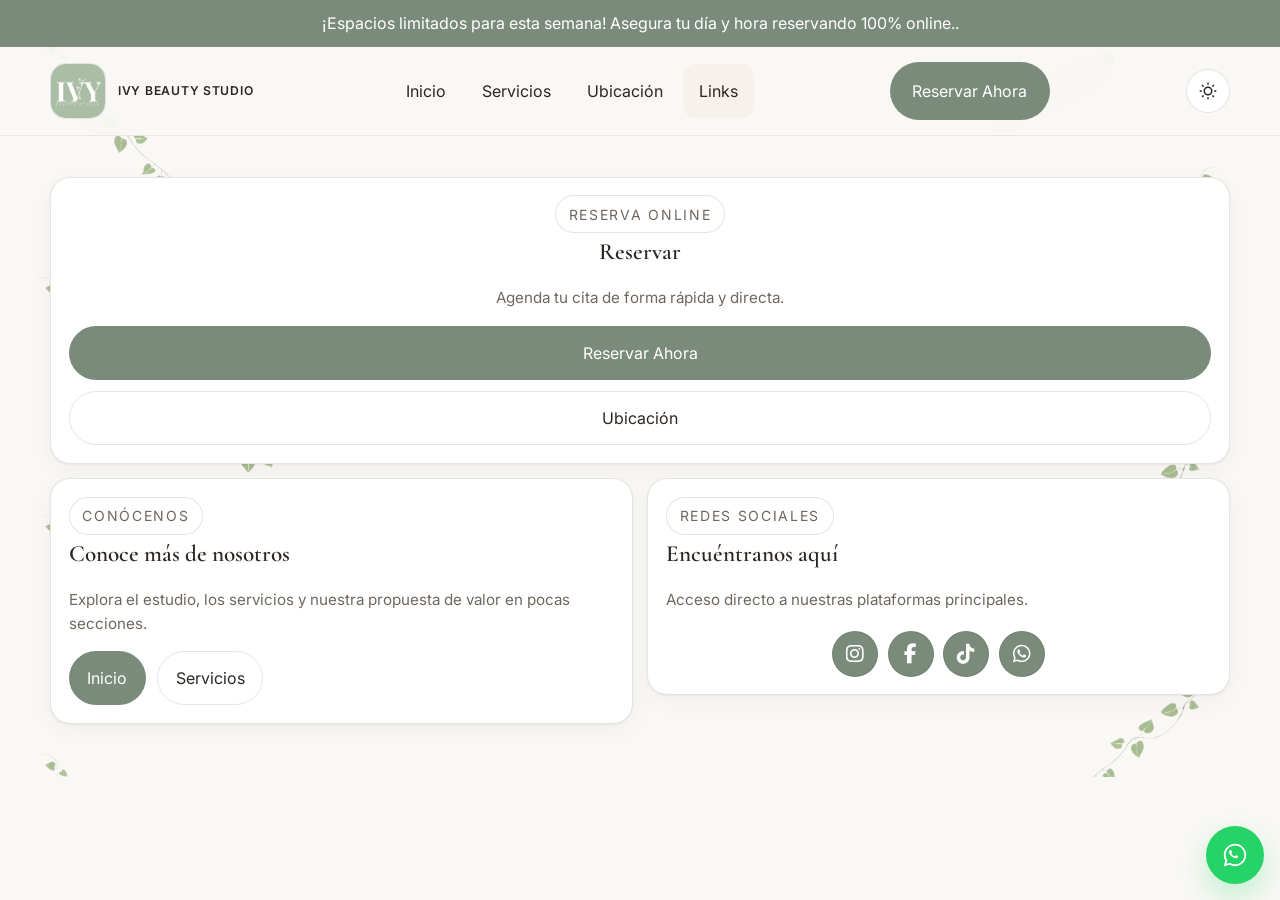
<file: links.html>
<!DOCTYPE html>
<html lang="es">
<head>
  <meta charset="UTF-8" />
  <meta name="viewport" content="width=device-width, initial-scale=1.0" />
  <title>Links | Ivy Beauty Studio</title>
  <meta name="description" content="Accesos rápidos para reservar, ver ubicación y conocer más de Ivy Beauty Studio." />
  <meta name="theme-color" content="#7A8B7B" />
  <link rel="icon" type="image/png" href="./imglogoPrincipal.png" />
  <link rel="apple-touch-icon" href="./imglogoPrincipal.png" />
  <link rel="stylesheet" href="https://cloudflare.com">
  <link rel="preconnect" href="https://fonts.googleapis.com" />
  <link rel="preconnect" href="https://fonts.gstatic.com" crossorigin />
  <link rel="stylesheet" href="https://cdnjs.cloudflare.com/ajax/libs/font-awesome/6.4.0/css/all.min.css">
  <link href="https://fonts.googleapis.com/css2?family=Cormorant+Garamond:wght@500;600;700&family=Inter:wght@400;500;600;700&display=swap" rel="stylesheet" />
  <link rel="stylesheet" href="./css/styles.css" />
  <style>
    .links-compact {
      padding: 1.75rem 0 2.5rem;
    }
    .links-compact .page-hero {
      padding: 1rem 0 1.2rem;
    }
    .links-compact .page-hero h1 {
      font-size: clamp(2rem, 1.7rem + 1vw, 2.8rem);
      margin: .65rem 0 .55rem;
    }
    .links-compact .page-hero p {
      max-width: 52ch;
      font-size: .98rem;
    }
    .links-compact .section-tight {
      padding: .8rem 0;
    }
    .links-grid {
      display: grid;
      gap: .9rem;
    }
    .links-grid .social-card,
    .links-grid .cta-panel {
      padding: 1.1rem;
    }
    .links-grid .social-card h3,
    .links-grid .section-title {
      font-size: 1.45rem;
      margin-bottom: .45rem;
    }
    .links-grid .social-card p,
    .links-grid .section-intro {
      font-size: .95rem;
      line-height: 1.55;
    }
    .links-grid .stack-actions {
      margin-top: 1rem;
      gap: .7rem;
    }
    .links-grid .btn {
      min-height: 44px;
      padding: .8rem 1.1rem;
    }
    .links-primary {
      text-align: center;
    }
    .links-primary .btn {
      width: 100%;
      justify-content: center;
      font-size: 1rem;
    }
    .links-social-wrap {
      display: grid;
      gap: .75rem;
    }
    .links-social-wrap .social-links {
      justify-content: center;
      gap: .6rem;
    }
    .links-social-wrap .social-links a {
      padding: .65rem .9rem;
    }
    .links-footer {
      display: none;
    }
    @media (min-width: 860px) {
      .links-grid {
        grid-template-columns: 1fr 1fr;
        align-items: start;
      }
      .links-primary {
        grid-column: 1 / -1;
      }
      .links-about {
        grid-column: 1 / 2;
      }
      .links-social-block {
        grid-column: 2 / 3;
      }
    }
  </style>
</head>
<body>
  <a class="skip-link" href="#contenido">Saltar al contenido</a>

  <div class="site-shell">
    <div class="topbar">¡Espacios limitados para esta semana! Asegura tu día y hora reservando 100% online..</div>

    <header class="site-header">
      <div class="container header-inner">
        <a class="brand brand-shared" href="index.html" aria-label="Ivy Beauty Studio, inicio">
          <span class="brand-mark" aria-hidden="true">
            <img src="./img/logoPrincipal.png" alt="" width="40" height="40" />
          </span>
          <span class="brand-name">Ivy Beauty Studio</span>
        </a>

        <div class="header-mobile-actions">
          <button class="theme-toggle mobile-theme" type="button" data-theme-toggle aria-label="Cambiar modo"></button>
          <button class="nav-toggle" type="button" data-nav-toggle aria-expanded="false" aria-label="Abrir menú">
            <svg width="20" height="20" viewBox="0 0 24 24" fill="none" stroke="currentColor" stroke-width="1.8" aria-hidden="true">
              <path d="M4 7h16M4 12h16M4 17h16" />
            </svg>
          </button>
        </div>

        <div class="header-mobile-cta">
          <a class="btn btn-primary mobile-cta" href="https://ivybeautystudio.setmore.com" target="_blank" rel="noopener noreferrer">Reservar Ahora</a>
        </div>

        <nav class="mobile-nav-panel" aria-label="Principal móvil">
          <ul>
            <li><a href="index.html">Inicio</a></li>
            <li><a href="servicios.html">Servicios</a></li>
            <li><a href="ubicacion.html">Ubicación</a></li>
            <li><a href="links.html" aria-current="page">Links</a></li>
          </ul>
        </nav>

        <div class="desktop-cluster">
          <a class="brand desktop-brand" href="index.html" aria-label="Ivy Beauty Studio, inicio">
            <span class="brand-mark" aria-hidden="true">
              <img src="./img/logoPrincipal.png" alt="" width="40" height="40" />
            </span>
            <span class="brand-name">Ivy Beauty Studio</span>
          </a>

          <nav class="desktop-nav" aria-label="Principal escritorio">
            <ul>
              <li><a href="index.html">Inicio</a></li>
              <li><a href="servicios.html">Servicios</a></li>
              <li><a href="ubicacion.html">Ubicación</a></li>
              <li><a href="links.html" aria-current="page">Links</a></li>
            </ul>
          </nav>

          <a class="btn btn-primary desktop-cta" href="https://ivybeautystudio.setmore.com" target="_blank" rel="noopener noreferrer">Reservar Ahora</a>
          <button class="theme-toggle desktop-theme" type="button" data-theme-toggle aria-label="Cambiar modo"></button>
        </div>
      </div>
    </header>

    <main id="contenido" class="links-compact">
       

      <section class="section-tight">
        <div class="container links-grid">
          <article class="social-card reveal links-primary">
            <span class="eyebrow">Reserva online</span>
            <h3>Reservar</h3>
            <p>Agenda tu cita de forma rápida y directa.</p>
            <div class="stack-actions">
              <a class="btn btn-primary" href="https://ivybeautystudio.setmore.com" target="_blank" rel="noopener noreferrer">Reservar Ahora</a>
              <a class="btn btn-secondary" href="https://www.google.com/maps/search/?api=1&query=XP6V%2BF68%20Gu%C3%A1cima%2C%20Alajuela%2C%20Costa%20Rica">Ubicación</a>
            </div>
          </article>

          <article class="social-card reveal links-about">
            <span class="eyebrow">Conócenos</span>
            <h3>Conoce más de nosotros</h3>
            <p>Explora el estudio, los servicios y nuestra propuesta de valor en pocas secciones.</p>
            <div class="stack-actions">
              <a class="btn btn-primary" href="index.html">Inicio</a>
              <a class="btn btn-secondary" href="servicios.html">Servicios</a>
            </div>
          </article>

         <article class="social-card reveal links-social-block">
  <span class="eyebrow">Redes sociales</span>
  <h3>Encuéntranos aquí</h3>
  <p>Acceso directo a nuestras plataformas principales.</p>
  <div class="links-social-wrap">
    <div class="social-links">
      <a href="https://www.instagram.com/ivybeautystudio.cr" target="_blank" rel="noopener noreferrer" aria-label="Instagram">
        <i class="fa-brands fa-instagram"></i>
      </a>
      <a href="https://www.facebook.com/" target="_blank" rel="noopener noreferrer" aria-label="Facebook">
        <i class="fa-brands fa-facebook-f"></i>
      </a>
      <a href="https://www.tiktok.com/" target="_blank" rel="noopener noreferrer" aria-label="TikTok">
        <i class="fa-brands fa-tiktok"></i>
      </a>
      <a href="https://wa.me/?text=Hola%20Ivy%20Beauty%20Studio,%20quiero%20más%20información." target="_blank" rel="noopener noreferrer" aria-label="WhatsApp">
        <i class="fa-brands fa-whatsapp"></i>
      </a>
    </div>
  </div>
</article>
        </div>
      </section>
    </main>

    <footer class="footer links-footer">
      <div class="container" style="padding-top: 1rem;">
        <small>© 2026 Ivy Beauty Studio. Todos los derechos reservados.</small>
      </div>
    </footer>

    <a class="whatsapp-float" href="https://wa.me/?text=Hola%20Ivy%20Beauty%20Studio,%20quiero%20más%20información." target="_blank" rel="noopener noreferrer" aria-label="Abrir WhatsApp">
      <svg width="28" height="28" viewBox="0 0 32 32" fill="currentColor" aria-hidden="true">
        <path d="M19.11 17.2c-.26-.13-1.5-.74-1.73-.82-.23-.09-.4-.13-.57.13-.17.26-.65.82-.8.99-.15.17-.3.19-.56.06-.26-.13-1.09-.4-2.08-1.28-.77-.68-1.29-1.52-1.44-1.78-.15-.26-.02-.4.11-.53.12-.12.26-.3.39-.45.13-.15.17-.26.26-.43.09-.17.04-.32-.02-.45-.06-.13-.57-1.37-.78-1.88-.21-.5-.42-.43-.57-.44h-.49c-.17 0-.45.06-.68.32-.23.26-.88.86-.88 2.09s.9 2.43 1.02 2.6c.13.17 1.77 2.7 4.29 3.79.6.26 1.07.42 1.43.54.6.19 1.15.16 1.58.1.48-.07 1.5-.61 1.71-1.2.21-.59.21-1.1.15-1.2-.07-.1-.24-.16-.5-.29Z"></path>
        <path d="M16.02 3.2c-7.07 0-12.8 5.71-12.8 12.76 0 2.26.6 4.47 1.73 6.41L3 29l6.83-1.79a12.8 12.8 0 0 0 6.19 1.58h.01c7.06 0 12.79-5.72 12.79-12.77 0-3.41-1.33-6.61-3.75-9.01A12.73 12.73 0 0 0 16.02 3.2Zm0 23.45h-.01a10.67 10.67 0 0 1-5.44-1.49l-.39-.23-4.05 1.06 1.08-3.95-.25-.4a10.58 10.58 0 0 1-1.63-5.68c0-5.9 4.81-10.7 10.72-10.7 2.86 0 5.55 1.11 7.57 3.12a10.64 10.64 0 0 1 3.14 7.58c0 5.91-4.81 10.71-10.74 10.71Z"></path>
      </svg>
    </a>
  </div>

  <script defer src="./js/main.js"></script>
</body>
</html>
</file>
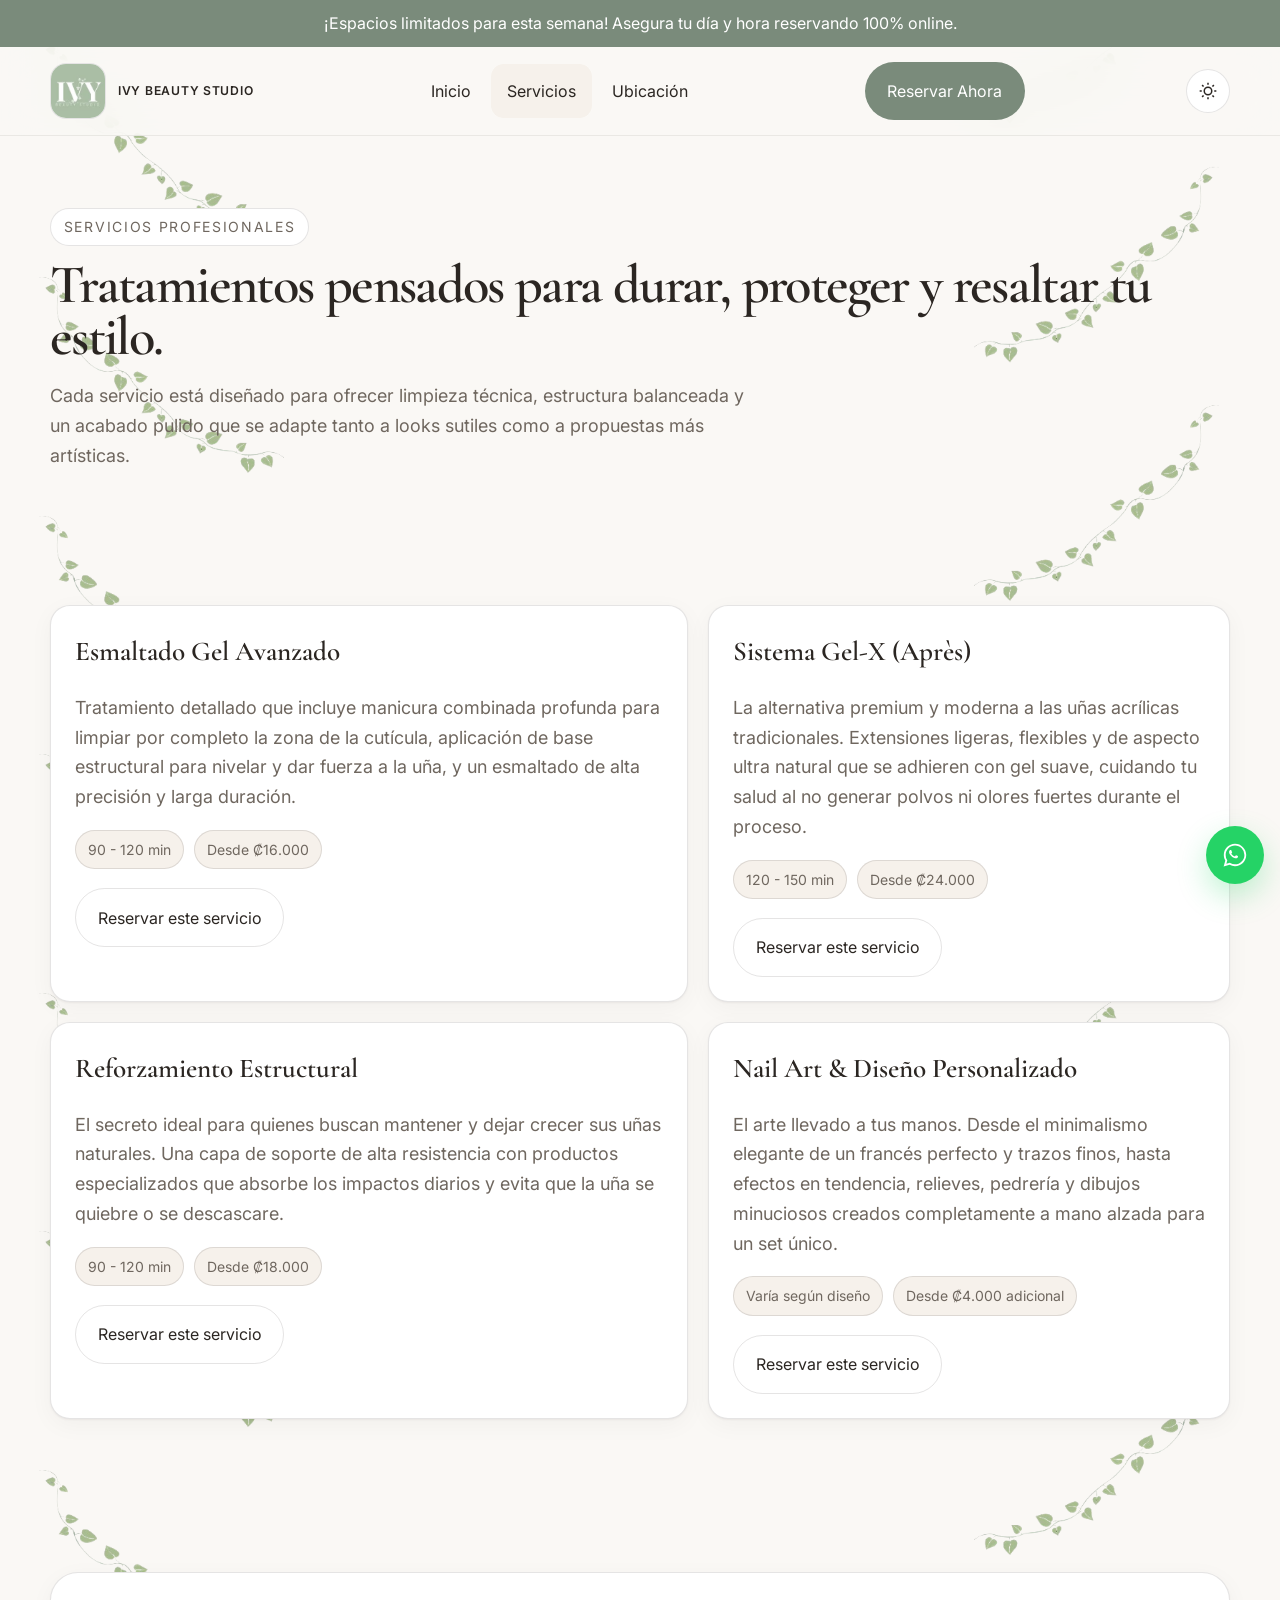
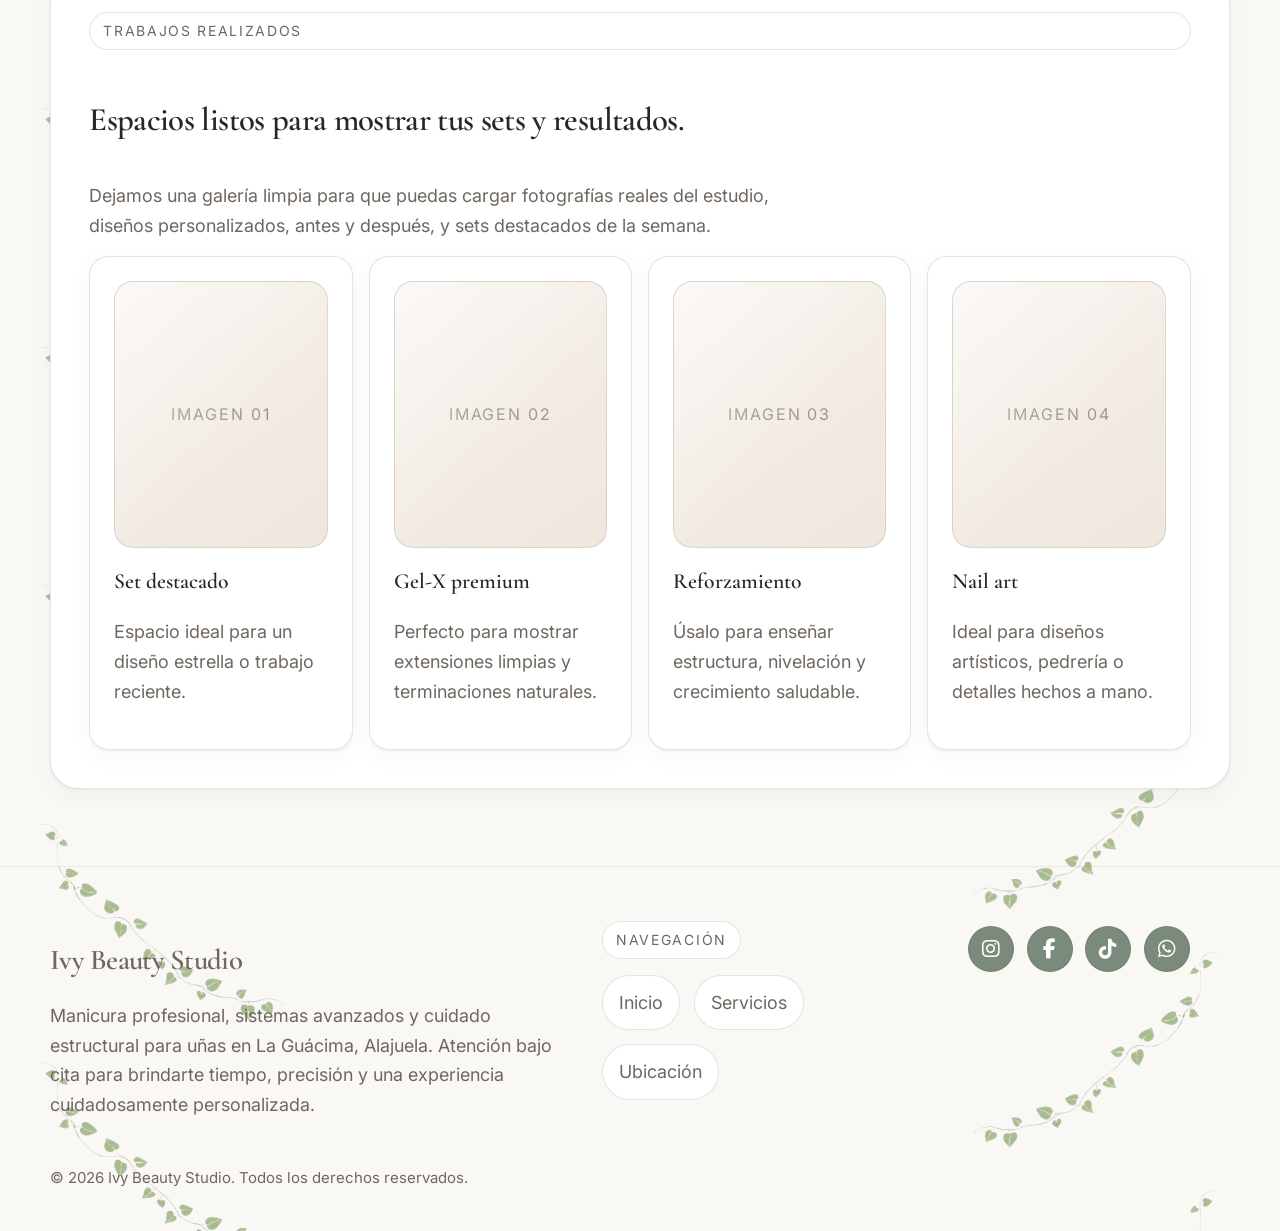
<file: servicios.html>
<!DOCTYPE html>
<html lang="es">
<head>
  <meta charset="UTF-8">
  <meta name="viewport" content="width=device-width, initial-scale=1.0">
  <title>Servicios | Ivy Beauty Studio</title>
  <meta name="description" content="Conoce los servicios de manicura profesional, Gel-X, reforzamiento estructural y nail art de Ivy Beauty Studio en La Guácima.">
  <meta name="theme-color" content="#7A8B7B">
  <link rel="icon" type="image/png" href="./img/logoPrincipal.png">
  <link rel="apple-touch-icon" href="./img/logoPrincipal.png">
  <link rel="preconnect" href="https://fonts.googleapis.com">
  <link rel="preconnect" href="https://fonts.gstatic.com" crossorigin>
  <link rel="stylesheet" href="https://cdnjs.cloudflare.com/ajax/libs/font-awesome/6.4.0/css/all.min.css">
  <link rel="stylesheet" href="https://cloudflare.com">
  <link href="https://fonts.googleapis.com/css2?family=Cormorant+Garamond:wght@500;600;700&family=Inter:wght@400;500;600;700&display=swap" rel="stylesheet">
  <link rel="stylesheet" href="./css/styles.css">
</head>
<body>
  <a class="skip-link" href="#contenido">Saltar al contenido</a>
  <div class="site-shell">
    <div class="topbar">¡Espacios limitados para esta semana! Asegura tu día y hora reservando 100% online.</div>
        <header class="site-header">
      <div class="container header-inner">
        <a class="brand brand-shared" href="./index.html" aria-label="Ivy Beauty Studio, inicio">
          <span class="brand-mark" aria-hidden="true">
            <img src="./img/logoPrincipal.png" alt="" width="40" height="40">
          </span>
          <span class="brand-name">Ivy Beauty Studio</span>
        </a>
        <div class="header-mobile-actions">
          <button class="theme-toggle mobile-theme" type="button" data-theme-toggle aria-label="Cambiar modo"></button>
          <button class="nav-toggle" type="button" data-nav-toggle aria-expanded="false" aria-label="Abrir menú">
            <svg width="20" height="20" viewBox="0 0 24 24" fill="none" stroke="currentColor" stroke-width="1.8" aria-hidden="true"><path d="M4 7h16M4 12h16M4 17h16"/></svg>
          </button>
        </div>
        <div class="header-mobile-cta">
          <a class="btn btn-primary mobile-cta" href="https://ivybeautystudio.setmore.com/" target="_blank" rel="noopener noreferrer">Reservar Ahora</a>
        </div>
        <nav class="mobile-nav-panel" aria-label="Principal móvil">
          <ul>
            <li><a href="./index.html">Inicio</a></li>
            <li><a href="./servicios.html" aria-current="page">Servicios</a></li>
            <li><a href="./ubicacion.html">Ubicación</a></li>
          </ul>
        </nav>
        <div class="desktop-cluster">
          <a class="brand desktop-brand" href="./index.html" aria-label="Ivy Beauty Studio, inicio">
            <span class="brand-mark" aria-hidden="true">
              <img src="./img/logoPrincipal.png" alt="" width="40" height="40">
            </span>
            <span class="brand-name">Ivy Beauty Studio</span>
          </a>
          <nav class="desktop-nav" aria-label="Principal escritorio">
            <ul>
              <li><a href="./index.html">Inicio</a></li>
              <li><a href="./servicios.html" aria-current="page">Servicios</a></li>
              <li><a href="./ubicacion.html">Ubicación</a></li>
            </ul>
          </nav>
          <a class="btn btn-primary desktop-cta" href="https://ivybeautystudio.setmore.com/" target="_blank" rel="noopener noreferrer">Reservar Ahora</a>
          <button class="theme-toggle desktop-theme" type="button" data-theme-toggle aria-label="Cambiar modo"></button>
        </div>
      </div>
    </header>
    <main id="contenido">
       
<section class="page-hero">
  <div class="container reveal">
    <span class="eyebrow">Servicios profesionales</span>
    <h1>Tratamientos pensados para durar, proteger y resaltar tu estilo.</h1>
    <p>Cada servicio está diseñado para ofrecer limpieza técnica, estructura balanceada y un acabado pulido que se adapte tanto a looks sutiles como a propuestas más artísticas.</p>
  </div>
</section>
<section class="section-tight">
  <div class="container grid-2">
    <article class="service-card reveal">
      <h3>Esmaltado Gel Avanzado</h3>
      <p>Tratamiento detallado que incluye manicura combinada profunda para limpiar por completo la zona de la cutícula, aplicación de base estructural para nivelar y dar fuerza a la uña, y un esmaltado de alta precisión y larga duración.</p>
      <div class="service-meta"><span class="meta-chip">90 - 120 min</span><span class="meta-chip">Desde ₡16.000</span></div>
      <a class="btn btn-secondary" href="https://ivybeautystudio.setmore.com/" target="_blank" rel="noopener noreferrer">Reservar este servicio</a>
    </article>
    <article class="service-card reveal">
      <h3>Sistema Gel-X (Après)</h3>
      <p>La alternativa premium y moderna a las uñas acrílicas tradicionales. Extensiones ligeras, flexibles y de aspecto ultra natural que se adhieren con gel suave, cuidando tu salud al no generar polvos ni olores fuertes durante el proceso.</p>
      <div class="service-meta"><span class="meta-chip">120 - 150 min</span><span class="meta-chip">Desde ₡24.000</span></div>
      <a class="btn btn-secondary" href="https://ivybeautystudio.setmore.com/" target="_blank" rel="noopener noreferrer">Reservar este servicio</a>
    </article>
    <article class="service-card reveal">
      <h3>Reforzamiento Estructural</h3>
      <p>El secreto ideal para quienes buscan mantener y dejar crecer sus uñas naturales. Una capa de soporte de alta resistencia con productos especializados que absorbe los impactos diarios y evita que la uña se quiebre o se descascare.</p>
      <div class="service-meta"><span class="meta-chip">90 - 120 min</span><span class="meta-chip">Desde ₡18.000</span></div>
      <a class="btn btn-secondary" href="https://ivybeautystudio.setmore.com/" target="_blank" rel="noopener noreferrer">Reservar este servicio</a>
    </article>
    <article class="service-card reveal">
      <h3>Nail Art & Diseño Personalizado</h3>
      <p>El arte llevado a tus manos. Desde el minimalismo elegante de un francés perfecto y trazos finos, hasta efectos en tendencia, relieves, pedrería y dibujos minuciosos creados completamente a mano alzada para un set único.</p>
      <div class="service-meta"><span class="meta-chip">Varía según diseño</span><span class="meta-chip">Desde ₡4.000 adicional</span></div>
      <a class="btn btn-secondary" href="https://ivybeautystudio.setmore.com/" target="_blank" rel="noopener noreferrer">Reservar este servicio</a>
    </article>
  </div>
</section>
<section class="section-tight">
  <div class="container">
    <div class="cta-panel reveal">
      <span class="eyebrow">Trabajos realizados</span>
      <h2 class="section-title" style="margin-bottom:0;">Espacios listos para mostrar tus sets y resultados.</h2>
      <p class="section-intro" style="margin-bottom:0;">Dejamos una galería limpia para que puedas cargar fotografías reales del estudio, diseños personalizados, antes y después, y sets destacados de la semana.</p>
      <div class="gallery-grid">
        <article class="gallery-card reveal"><div class="gallery-placeholder"><em>Imagen 01</em></div><h3 style="font-size:1.35rem;margin-top:1rem;">Set destacado</h3><p>Espacio ideal para un diseño estrella o trabajo reciente.</p></article>
        <article class="gallery-card reveal"><div class="gallery-placeholder"><em>Imagen 02</em></div><h3 style="font-size:1.35rem;margin-top:1rem;">Gel-X premium</h3><p>Perfecto para mostrar extensiones limpias y terminaciones naturales.</p></article>
        <article class="gallery-card reveal"><div class="gallery-placeholder"><em>Imagen 03</em></div><h3 style="font-size:1.35rem;margin-top:1rem;">Reforzamiento</h3><p>Úsalo para enseñar estructura, nivelación y crecimiento saludable.</p></article>
        <article class="gallery-card reveal"><div class="gallery-placeholder"><em>Imagen 04</em></div><h3 style="font-size:1.35rem;margin-top:1rem;">Nail art</h3><p>Ideal para diseños artísticos, pedrería o detalles hechos a mano.</p></article>
      </div>
    </div>
  </div>
</section>

    </main>
    <footer class="footer">
      <div class="container footer-grid">
        <div>
          <p class="section-title" style="font-size:1.8rem;margin-bottom:.6rem;">Ivy Beauty Studio</p>
          <p>Manicura profesional, sistemas avanzados y cuidado estructural para uñas en La Guácima, Alajuela. Atención bajo cita para brindarte tiempo, precisión y una experiencia cuidadosamente personalizada.</p>
        </div>
        <div>
          <p class="eyebrow" style="margin-bottom:1rem;">Navegación</p>
          <div class="social-links">
            <a href="./index.html" aria-current="page">Inicio</a>
            <a href="./servicios.html">Servicios</a>
            <a href="./ubicacion.html">Ubicación</a>
          </div>
        </div>
        <div class="links-social-wrap">
    <div class="social-links">
      <a href="https://www.instagram.com/ivybeautystudio.cr" target="_blank" rel="noopener noreferrer" aria-label="Instagram">
        <i class="fa-brands fa-instagram"></i>
      </a>
      <a href="https://www.facebook.com/" target="_blank" rel="noopener noreferrer" aria-label="Facebook">
        <i class="fa-brands fa-facebook-f"></i>
      </a>
      <a href="https://www.tiktok.com/" target="_blank" rel="noopener noreferrer" aria-label="TikTok">
        <i class="fa-brands fa-tiktok"></i>
      </a>
      <a href="https://wa.me/?text=Hola%20Ivy%20Beauty%20Studio,%20quiero%20más%20información." target="_blank" rel="noopener noreferrer" aria-label="WhatsApp">
        <i class="fa-brands fa-whatsapp"></i>
      </a>
    </div>
  </div>

      </div>
      <div class="container" style="padding-top:1.5rem;">
        <small>© 2026 Ivy Beauty Studio. Todos los derechos reservados.</small>
      </div>
    </footer>
    <a class="whatsapp-float" href="https://wa.me/?text=Hola%20Ivy%20Beauty%20Studio,%20me%20gustar%C3%ADa%20realizar%20una%20consulta%20sobre%20sus%20servicios." target="_blank" rel="noopener noreferrer" aria-label="Abrir WhatsApp">
      <svg width="28" height="28" viewBox="0 0 32 32" fill="currentColor" aria-hidden="true"><path d="M19.11 17.2c-.26-.13-1.5-.74-1.73-.82-.23-.09-.4-.13-.57.13-.17.26-.65.82-.8.99-.15.17-.3.19-.56.06-.26-.13-1.09-.4-2.08-1.28-.77-.68-1.29-1.52-1.44-1.78-.15-.26-.02-.4.11-.53.12-.12.26-.3.39-.45.13-.15.17-.26.26-.43.09-.17.04-.32-.02-.45-.06-.13-.57-1.37-.78-1.88-.21-.5-.42-.43-.57-.44h-.49c-.17 0-.45.06-.68.32-.23.26-.88.86-.88 2.09s.9 2.43 1.02 2.6c.13.17 1.77 2.7 4.29 3.79.6.26 1.07.42 1.43.54.6.19 1.15.16 1.58.1.48-.07 1.5-.61 1.71-1.2.21-.59.21-1.1.15-1.2-.07-.1-.24-.16-.5-.29Z"/><path d="M16.02 3.2c-7.07 0-12.8 5.71-12.8 12.76 0 2.26.6 4.47 1.73 6.41L3 29l6.83-1.79a12.8 12.8 0 0 0 6.19 1.58h.01c7.06 0 12.79-5.72 12.79-12.77 0-3.41-1.33-6.61-3.75-9.01A12.73 12.73 0 0 0 16.02 3.2Zm0 23.45h-.01a10.67 10.67 0 0 1-5.44-1.49l-.39-.23-4.05 1.06 1.08-3.95-.25-.4a10.58 10.58 0 0 1-1.63-5.68c0-5.9 4.81-10.7 10.72-10.7 2.86 0 5.55 1.11 7.57 3.12a10.64 10.64 0 0 1 3.14 7.58c0 5.91-4.81 10.71-10.74 10.71Z"/></svg>
    </a>
  </div>
  <script defer src="./js/main.js"></script>
</body>
</html>
</file>
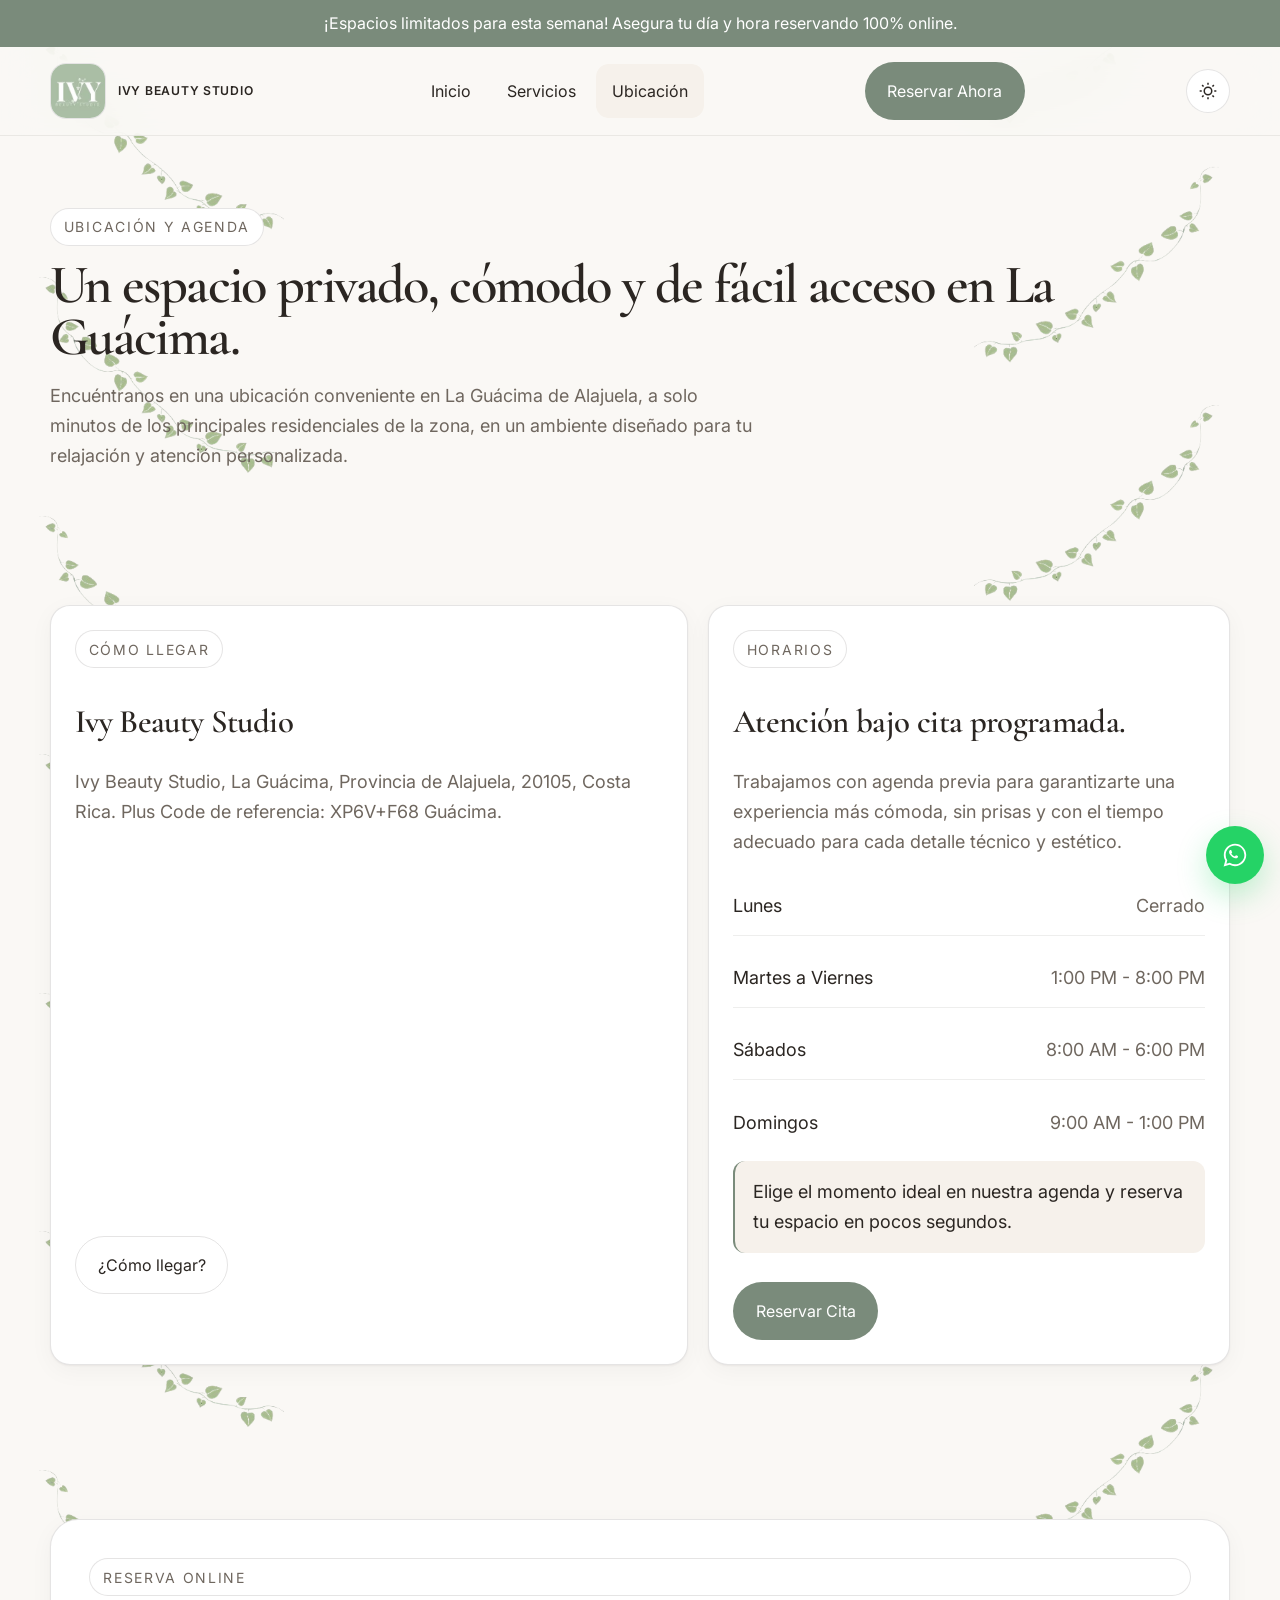
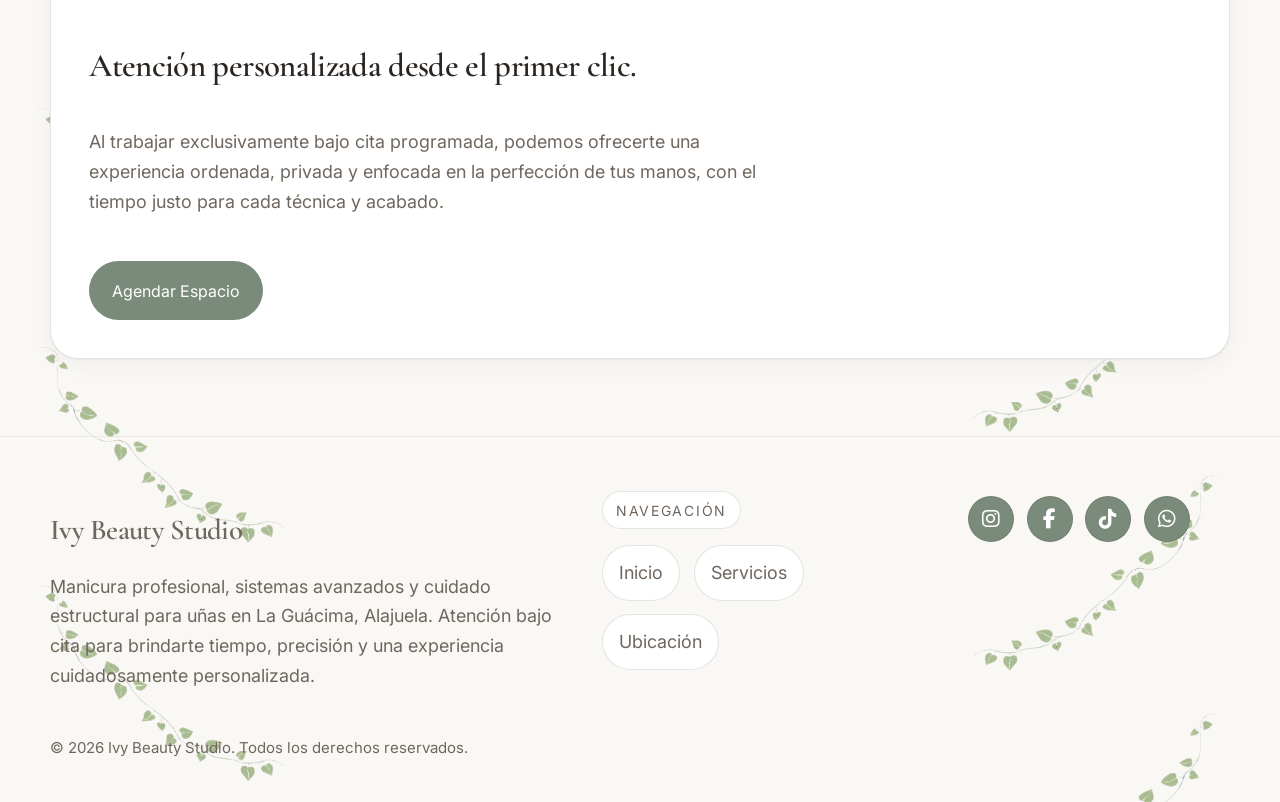
<file: ubicacion.html>
<!DOCTYPE html>
<html lang="es">
<head>
  <meta charset="UTF-8">
  <meta name="viewport" content="width=device-width, initial-scale=1.0">
  <title>Ubicación y Horarios | Ivy Beauty Studio</title>
  <meta name="description" content="Visita Ivy Beauty Studio en La Guácima, Alajuela. Consulta ubicación, mapa y horarios de atención bajo cita.">
  <meta name="theme-color" content="#7A8B7B">
  <link rel="icon" type="image/png" href="./img/logoPrincipal.png">
  <link rel="apple-touch-icon" href="./img/logoPrincipal.png">
  <link rel="preconnect" href="https://fonts.googleapis.com">
  <link rel="preconnect" href="https://fonts.gstatic.com" crossorigin>
  <link rel="stylesheet" href="https://cdnjs.cloudflare.com/ajax/libs/font-awesome/6.4.0/css/all.min.css">
  <link rel="stylesheet" href="https://cloudflare.com">
  <link href="https://fonts.googleapis.com/css2?family=Cormorant+Garamond:wght@500;600;700&family=Inter:wght@400;500;600;700&display=swap" rel="stylesheet">
  <link rel="stylesheet" href="./css/styles.css">
</head>
<body>
  <a class="skip-link" href="#contenido">Saltar al contenido</a>
  <div class="site-shell">
    <div class="topbar">¡Espacios limitados para esta semana! Asegura tu día y hora reservando 100% online.</div>
        <header class="site-header">
      <div class="container header-inner">
        <a class="brand brand-shared" href="./index.html" aria-label="Ivy Beauty Studio, inicio">
          <span class="brand-mark" aria-hidden="true">
            <img src="./img/logoPrincipal.png" alt="" width="40" height="40">
          </span>
          <span class="brand-name">Ivy Beauty Studio</span>
        </a>
        <div class="header-mobile-actions">
          <button class="theme-toggle mobile-theme" type="button" data-theme-toggle aria-label="Cambiar modo"></button>
          <button class="nav-toggle" type="button" data-nav-toggle aria-expanded="false" aria-label="Abrir menú">
            <svg width="20" height="20" viewBox="0 0 24 24" fill="none" stroke="currentColor" stroke-width="1.8" aria-hidden="true"><path d="M4 7h16M4 12h16M4 17h16"/></svg>
          </button>
        </div>
        <div class="header-mobile-cta">
          <a class="btn btn-primary mobile-cta" href="https://ivybeautystudio.setmore.com/" target="_blank" rel="noopener noreferrer">Reservar Ahora</a>
        </div>
        <nav class="mobile-nav-panel" aria-label="Principal móvil">
          <ul>
            <li><a href="./index.html">Inicio</a></li>
            <li><a href="./servicios.html">Servicios</a></li>
            <li><a href="./ubicacion.html" aria-current="page">Ubicación</a></li>
          </ul>
        </nav>
        <div class="desktop-cluster">
          <a class="brand desktop-brand" href="./index.html" aria-label="Ivy Beauty Studio, inicio">
            <span class="brand-mark" aria-hidden="true">
              <img src="./img/logoPrincipal.png" alt="" width="40" height="40">
            </span>
            <span class="brand-name">Ivy Beauty Studio</span>
          </a>
          <nav class="desktop-nav" aria-label="Principal escritorio">
            <ul>
              <li><a href="./index.html">Inicio</a></li>
              <li><a href="./servicios.html">Servicios</a></li>
              <li><a href="./ubicacion.html" aria-current="page">Ubicación</a></li>
            </ul>
          </nav>
          <a class="btn btn-primary desktop-cta" href="https://ivybeautystudio.setmore.com/" target="_blank" rel="noopener noreferrer">Reservar Ahora</a>
          <button class="theme-toggle desktop-theme" type="button" data-theme-toggle aria-label="Cambiar modo"></button>
        </div>
      </div>
    </header>
    <main id="contenido">
       
<section class="page-hero">
  <div class="container reveal">
    <span class="eyebrow">Ubicación y agenda</span>
    <h1>Un espacio privado, cómodo y de fácil acceso en La Guácima.</h1>
    <p>Encuéntranos en una ubicación conveniente en La Guácima de Alajuela, a solo minutos de los principales residenciales de la zona, en un ambiente diseñado para tu relajación y atención personalizada.</p>
  </div>
</section>
<section class="section-tight">
  <div class="container grid-2">
    <article class="map-card reveal">
      <span class="eyebrow">Cómo llegar</span>
      <h2 class="section-title">Ivy Beauty Studio</h2>
      <p>Ivy Beauty Studio, La Guácima, Provincia de Alajuela, 20105, Costa Rica. Plus Code de referencia: XP6V+F68 Guácima.</p>
      <div style="margin-top:1.25rem;overflow:hidden;border-radius:1.2rem;">
        <iframe class="map-embed" loading="lazy" referrerpolicy="no-referrer-when-downgrade" src="https://www.google.com/maps?q=XP6V%2BF68%20Gu%C3%A1cima%2C%20Alajuela%2C%20Costa%20Rica&z=16&output=embed" title="Mapa de Ivy Beauty Studio"></iframe>
      </div>
      <div class="stack-actions"><a class="btn btn-secondary" href="https://www.google.com/maps/search/?api=1&query=XP6V%2BF68%20Gu%C3%A1cima%2C%20Alajuela%2C%20Costa%20Rica" target="_blank" rel="noopener noreferrer">¿Cómo llegar?</a></div>
    </article>
    <article class="schedule-card reveal">
      <span class="eyebrow">Horarios</span>
      <h2 class="section-title">Atención bajo cita programada.</h2>
      <p>Trabajamos con agenda previa para garantizarte una experiencia más cómoda, sin prisas y con el tiempo adecuado para cada detalle técnico y estético.</p>
      <div class="schedule-list">
        <div class="schedule-item"><span>Lunes</span><span>Cerrado</span></div>
        <div class="schedule-item"><span>Martes a Viernes</span><span>1:00 PM - 8:00 PM</span></div>
        <div class="schedule-item"><span>Sábados</span><span>8:00 AM - 6:00 PM</span></div>
        <div class="schedule-item"><span>Domingos</span><span>9:00 AM - 1:00 PM</span></div>
      </div>
      <div class="note-strip" style="margin-top:1.5rem;">Elige el momento ideal en nuestra agenda y reserva tu espacio en pocos segundos.</div>
      <div class="stack-actions"><a class="btn btn-primary" href="https://ivybeautystudio.setmore.com/" target="_blank" rel="noopener noreferrer">Reservar Cita</a></div>
    </article>
  </div>
</section>
<section class="section-tight">
  <div class="container">
    <div class="cta-panel reveal">
      <span class="eyebrow">Reserva online</span>
      <h2 class="section-title" style="margin-bottom:0;">Atención personalizada desde el primer clic.</h2>
      <p class="section-intro" style="margin-bottom:0;">Al trabajar exclusivamente bajo cita programada, podemos ofrecerte una experiencia ordenada, privada y enfocada en la perfección de tus manos, con el tiempo justo para cada técnica y acabado.</p>
      <div class="stack-actions"><a class="btn btn-primary" href="https://ivybeautystudio.setmore.com/" target="_blank" rel="noopener noreferrer">Agendar Espacio</a></div>
    </div>
  </div>
</section>

    </main>
    <footer class="footer">
      <div class="container footer-grid">
        <div>
          <p class="section-title" style="font-size:1.8rem;margin-bottom:.6rem;">Ivy Beauty Studio</p>
          <p>Manicura profesional, sistemas avanzados y cuidado estructural para uñas en La Guácima, Alajuela. Atención bajo cita para brindarte tiempo, precisión y una experiencia cuidadosamente personalizada.</p>
        </div>
        <div>
          <p class="eyebrow" style="margin-bottom:1rem;">Navegación</p>
          <div class="social-links">
            <a href="./index.html" aria-current="page">Inicio</a>
            <a href="./servicios.html">Servicios</a>
            <a href="./ubicacion.html">Ubicación</a>
          </div>
        </div>
        <div class="links-social-wrap">
    <div class="social-links">
      <a href="https://www.instagram.com/ivybeautystudio.cr" target="_blank" rel="noopener noreferrer" aria-label="Instagram">
        <i class="fa-brands fa-instagram"></i>
      </a>
      <a href="https://www.facebook.com/" target="_blank" rel="noopener noreferrer" aria-label="Facebook">
        <i class="fa-brands fa-facebook-f"></i>
      </a>
      <a href="https://www.tiktok.com/" target="_blank" rel="noopener noreferrer" aria-label="TikTok">
        <i class="fa-brands fa-tiktok"></i>
      </a>
      <a href="https://wa.me/?text=Hola%20Ivy%20Beauty%20Studio,%20quiero%20más%20información." target="_blank" rel="noopener noreferrer" aria-label="WhatsApp">
        <i class="fa-brands fa-whatsapp"></i>
      </a>
    </div>
  </div>

      </div>
      <div class="container" style="padding-top:1.5rem;">
        <small>© 2026 Ivy Beauty Studio. Todos los derechos reservados.</small>
      </div>
    </footer>
    <a class="whatsapp-float" href="https://wa.me/?text=Hola%20Ivy%20Beauty%20Studio,%20me%20gustar%C3%ADa%20realizar%20una%20consulta%20sobre%20sus%20servicios." target="_blank" rel="noopener noreferrer" aria-label="Abrir WhatsApp">
      <svg width="28" height="28" viewBox="0 0 32 32" fill="currentColor" aria-hidden="true"><path d="M19.11 17.2c-.26-.13-1.5-.74-1.73-.82-.23-.09-.4-.13-.57.13-.17.26-.65.82-.8.99-.15.17-.3.19-.56.06-.26-.13-1.09-.4-2.08-1.28-.77-.68-1.29-1.52-1.44-1.78-.15-.26-.02-.4.11-.53.12-.12.26-.3.39-.45.13-.15.17-.26.26-.43.09-.17.04-.32-.02-.45-.06-.13-.57-1.37-.78-1.88-.21-.5-.42-.43-.57-.44h-.49c-.17 0-.45.06-.68.32-.23.26-.88.86-.88 2.09s.9 2.43 1.02 2.6c.13.17 1.77 2.7 4.29 3.79.6.26 1.07.42 1.43.54.6.19 1.15.16 1.58.1.48-.07 1.5-.61 1.71-1.2.21-.59.21-1.1.15-1.2-.07-.1-.24-.16-.5-.29Z"/><path d="M16.02 3.2c-7.07 0-12.8 5.71-12.8 12.76 0 2.26.6 4.47 1.73 6.41L3 29l6.83-1.79a12.8 12.8 0 0 0 6.19 1.58h.01c7.06 0 12.79-5.72 12.79-12.77 0-3.41-1.33-6.61-3.75-9.01A12.73 12.73 0 0 0 16.02 3.2Zm0 23.45h-.01a10.67 10.67 0 0 1-5.44-1.49l-.39-.23-4.05 1.06 1.08-3.95-.25-.4a10.58 10.58 0 0 1-1.63-5.68c0-5.9 4.81-10.7 10.72-10.7 2.86 0 5.55 1.11 7.57 3.12a10.64 10.64 0 0 1 3.14 7.58c0 5.91-4.81 10.71-10.74 10.71Z"/></svg>
    </a>
  </div>
  <script defer src="./js/main.js"></script>
</body>
</html>
</file>
<file: css/styles.css>
/* Art direction: editorial beauty studio → arquitectónico, sobrio y cálido
   Palette: warm neutral + sage accent
   Typography: Cormorant Garamond + Inter
   Density: spacious */
:root,
[data-theme="light"] {
  --color-bg:#faf8f5;
  --color-surface:#ffffff;
  --color-surface-2:#f6f1eb;
  --color-surface-3:#efe7de;
  --color-text:#2b2622;
  --color-text-muted:#6f675f;
  --color-text-faint:#9d948b;
  --color-border:rgba(43,38,34,.12);
  --color-divider:rgba(43,38,34,.08);
  --color-primary:#7a8b7b;
  --color-primary-deep:#667666;
  --color-secondary:#e6d5c3;
  --color-inverse:#fdfbf8;
  --shadow-sm:0 1px 2px rgba(34,28,24,.05),0 6px 24px rgba(34,28,24,.04);
  --shadow-md:0 4px 16px rgba(34,28,24,.06),0 20px 44px rgba(34,28,24,.08);
  --radius-sm:.5rem;
  --radius-md:.9rem;
  --radius-lg:1.25rem;
  --radius-xl:1.75rem;
  --space-1:.25rem; --space-2:.5rem; --space-3:.75rem; --space-4:1rem; --space-5:1.25rem; --space-6:1.5rem; --space-8:2rem; --space-10:2.5rem; --space-12:3rem; --space-16:4rem; --space-20:5rem;
  --text-xs:clamp(.75rem,.72rem + .2vw,.875rem);
  --text-sm:clamp(.875rem,.84rem + .2vw,1rem);
  --text-base:clamp(1rem,.97rem + .2vw,1.125rem);
  --text-lg:clamp(1.125rem,1.02rem + .5vw,1.5rem);
  --text-xl:clamp(1.6rem,1.25rem + 1vw,2.25rem);
  --text-2xl:clamp(2.3rem,1.8rem + 2vw,4rem);
  --font-display:'Cormorant Garamond', Georgia, serif;
  --font-body:'Inter', Arial, sans-serif;
  --content:1180px;
}
[data-theme="dark"] {
  --color-bg:#171513;
  --color-surface:#1d1a18;
  --color-surface-2:#24211e;
  --color-surface-3:#2b2723;
  --color-text:#efe7df;
  --color-text-muted:#c0b6ac;
  --color-text-faint:#93897f;
  --color-border:rgba(239,231,223,.12);
  --color-divider:rgba(239,231,223,.08);
  --color-primary:#98aa99;
  --color-primary-deep:#b1c0b2;
  --color-secondary:#5b4f43;
  --color-inverse:#161311;
  --shadow-sm:0 1px 2px rgba(0,0,0,.22),0 8px 24px rgba(0,0,0,.14);
  --shadow-md:0 4px 16px rgba(0,0,0,.28),0 22px 50px rgba(0,0,0,.2);
}
*,:before,:after{box-sizing:border-box}
html{-webkit-text-size-adjust:none;text-size-adjust:none;scroll-behavior:smooth}
body{margin:0;min-height:100dvh;font-family:var(--font-body);font-size:var(--text-base);line-height:1.65;background:var(--color-bg);color:var(--color-text);text-rendering:optimizeLegibility;color:var(--color-text);text-rendering:optimizeLegibility}
a{color:inherit;text-decoration:none}
img,svg,iframe{max-width:100%;display:block}
button,input,textarea,select{font:inherit}
button{cursor:pointer;border:0;background:none}
:focus-visible{outline:2px solid var(--color-primary);outline-offset:3px}
.skip-link{position:absolute;left:var(--space-4);top:-60px;background:var(--color-text);color:var(--color-inverse);padding:.75rem 1rem;border-radius:999px;z-index:1000}.skip-link:focus{top:var(--space-4)}
.site-shell{position:relative;overflow:hidden;isolation:isolate}
.site-shell::before,.site-shell::after{content:"";position:absolute;top:0;bottom:0;width:340px;pointer-events:none;z-index:0;background-image:url("../img/image.png");background-repeat:space repeat;background-size:250px auto;opacity:.62;filter:saturate(1.03) contrast(1.01)}
.site-shell::before{left:0;background-position:left 34px top 18px}
.site-shell::after{right:0;background-position:right 34px top 146px;transform:scaleX(-1);transform-origin:center}
[data-theme="dark"] .site-shell::before,[data-theme="dark"] .site-shell::after{opacity:.52;filter:saturate(.92) contrast(.98)}
[data-theme="light"] .site-shell::before,[data-theme="light"] .site-shell::after{opacity:.68;filter:saturate(1.05) brightness(1.01) contrast(1.02)}
@media (max-width: 1024px){.site-shell::before,.site-shell::after{width:250px;background-size:180px auto;opacity:.58}[data-theme="light"] .site-shell::before,[data-theme="light"] .site-shell::after{opacity:.62}}
@media (max-width: 720px){.site-shell::before,.site-shell::after{width:180px;background-size:132px auto;opacity:.5;background-repeat:repeat-y}.site-shell::before{background-position:left 12px top 44px}.site-shell::after{display:block;background-position:right 12px top 118px}[data-theme="light"] .site-shell::before,[data-theme="light"] .site-shell::after{opacity:.54}}
@media (max-width: 560px){.site-shell::before,.site-shell::after{width:146px;background-size:104px auto;opacity:.46;background-repeat:repeat-y}.site-shell::before{background-position:left 10px top 68px}.site-shell::after{display:block;background-position:right 10px top 126px}[data-theme="light"] .site-shell::before,[data-theme="light"] .site-shell::after{opacity:.48}}
.site-shell > *{position:relative;z-index:1}
.topbar{background:var(--color-primary);color:#fff;padding:.65rem 1rem;font-size:var(--text-sm);text-align:center}
.container{width:min(calc(100% - 2rem),var(--content));margin-inline:auto}
.site-header{position:sticky;top:0;z-index:100;background:color-mix(in srgb, var(--color-bg) 84%, transparent);backdrop-filter:blur(18px);border-bottom:1px solid var(--color-divider)}
.header-inner{position:relative;display:grid;gap:.7rem;padding:.9rem 0 1rem}
.header-mobile-top{display:grid;grid-template-columns:minmax(0,1fr) auto;align-items:center;gap:.75rem}
.brand{display:flex;align-items:center;gap:.75rem;min-width:0;font-weight:600;letter-spacing:.06em;text-transform:uppercase;font-size:.76rem;line-height:1.15}
.brand-name{display:block;min-width:0;white-space:normal;word-break:break-word}
.brand-mark{width:56px;height:56px;padding:0;border:1px solid var(--color-border);border-radius:1rem;background:var(--color-surface);flex-shrink:0;overflow:hidden}
.brand-mark img,.brand-mark svg{width:100%;height:100%;display:block;object-fit:cover}
.nav-toggle,.theme-toggle{width:44px;height:44px;border-radius:50%;border:1px solid var(--color-border);background:var(--color-surface);display:grid;place-items:center;color:var(--color-text);flex-shrink:0}
.header-mobile-cta{display:flex;justify-content:center}
.mobile-cta{width:min(100%,260px)}
.desktop-cluster{display:none}
.mobile-nav-panel{position:absolute;top:calc(100% + .45rem);left:0;right:0;background:var(--color-surface);border:1px solid var(--color-border);border-radius:var(--radius-lg);box-shadow:var(--shadow-md);padding:var(--space-4);display:none}
.mobile-nav-panel.open{display:block}
.mobile-nav-panel ul,.desktop-nav ul{list-style:none;margin:0;padding:0}
.mobile-nav-panel ul{display:grid;gap:.35rem}
.mobile-nav-panel a,.desktop-nav a{display:block;padding:.85rem 1rem;border-radius:.8rem;font-size:var(--text-sm)}
.mobile-nav-panel a:hover,.mobile-nav-panel a[aria-current="page"],.desktop-nav a:hover,.desktop-nav a[aria-current="page"]{background:var(--color-surface-2)}
.section{padding:clamp(4rem,8vw,7rem) 0}.section-tight{padding:clamp(3rem,6vw,5rem) 0}
.eyebrow{display:inline-block;padding:.4rem .8rem;border:1px solid var(--color-border);border-radius:999px;font-size:var(--text-xs);letter-spacing:.12em;text-transform:uppercase;color:var(--color-text-muted);background:var(--color-surface)}
.hero{padding:clamp(4.5rem,10vw,8rem) 0 clamp(4rem,8vw,7rem)}
.hero-grid{display:grid;gap:var(--space-8);align-items:end}
.hero-copy h1,.page-hero h1{font-family:var(--font-display);font-size:var(--text-2xl);line-height:.95;font-weight:600;letter-spacing:-.03em;margin:.9rem 0 1rem}
.lead{font-size:clamp(1.02rem,.98rem + .25vw,1.18rem);max-width:62ch;color:var(--color-text-muted)}
.hero-actions,.stack-actions{display:flex;flex-wrap:wrap;gap:1rem;margin-top:1.8rem}
.btn{display:inline-flex;align-items:center;justify-content:center;min-height:48px;padding:.95rem 1.35rem;border-radius:999px;font-size:var(--text-sm);border:1px solid transparent}
.btn-primary{background:var(--color-primary);color:#fff}.btn-primary:hover{background:var(--color-primary-deep);transform:translateY(-1px)}
.btn-secondary{background:transparent;border-color:var(--color-border)}.btn-secondary:hover{background:var(--color-surface)}
.hero-visual,.editorial-panel,.service-card,.detail-card,.gallery-card,.map-card,.schedule-card,.social-card,.cta-panel{background:var(--color-surface);border:1px solid var(--color-border);box-shadow:var(--shadow-sm)}
.hero-visual{border-radius:var(--radius-xl);padding:var(--space-4);min-height:420px;position:relative;overflow:hidden}
.hero-art{height:100%;border-radius:calc(var(--radius-xl) - .5rem);background:linear-gradient(180deg, color-mix(in srgb, var(--color-secondary) 65%, #fff 35%), var(--color-surface-2));display:grid;place-items:center;padding:var(--space-8)}
.hero-art-grid{display:grid;grid-template-columns:1.15fr .85fr;gap:1rem;width:100%;height:100%}
.hero-art-main,.hero-art-side{border-radius:1.35rem;background:rgba(255,255,255,.42);border:1px solid rgba(255,255,255,.45);position:relative;overflow:hidden}
.hero-art-main:before,.hero-art-side:before,.gallery-placeholder:before{content:"";position:absolute;inset:0;background:linear-gradient(135deg, rgba(255,255,255,.55), transparent 60%)}
.hero-art-main:after{content:"Ivy Beauty Studio";position:absolute;left:1.25rem;bottom:1.25rem;font-family:var(--font-display);font-size:1.6rem;color:rgba(43,38,34,.75)}
.hero-art-side{display:grid;grid-template-rows:1fr 1fr;gap:1rem;background:transparent;border:none}.hero-art-side span,.gallery-placeholder span{display:block;border-radius:1.2rem;background:rgba(255,255,255,.34);border:1px solid rgba(255,255,255,.42)}
.grid-2,.grid-3{display:grid;gap:1.25rem}.editorial-panel{border-radius:var(--radius-xl);padding:clamp(1.5rem,3vw,2.5rem)}
.section-title{font-family:var(--font-display);font-size:var(--text-xl);margin-bottom:.9rem;font-weight:600;letter-spacing:-.02em}
.section-intro{color:var(--color-text-muted);max-width:64ch;margin-bottom:2rem}
.service-card,.detail-card,.gallery-card,.map-card,.schedule-card,.social-card{border-radius:var(--radius-lg);padding:1.5rem}
.service-card h3,.detail-card h3,.gallery-card h3,.social-card h3{font-family:var(--font-display);font-size:1.7rem;font-weight:600;margin:0 0 .75rem}
.service-meta{display:flex;flex-wrap:wrap;gap:.6rem;margin:1rem 0 1.2rem}
.meta-chip{padding:.45rem .75rem;border-radius:999px;background:var(--color-surface-2);border:1px solid var(--color-border);font-size:var(--text-xs);color:var(--color-text-muted)}
.detail-card p,.service-card p,.gallery-card p,.social-card p,.schedule-card p,.map-card p{color:var(--color-text-muted)}
.gallery-grid{display:grid;gap:1rem}.gallery-placeholder{aspect-ratio:4/5;border-radius:1.2rem;background:linear-gradient(145deg, var(--color-surface-2), var(--color-surface-3));border:1px solid var(--color-border);position:relative;overflow:hidden;display:grid;place-items:center}
.gallery-placeholder em{font-style:normal;font-size:var(--text-sm);letter-spacing:.12em;text-transform:uppercase;color:var(--color-text-faint)}
.map-embed{border:0;width:100%;height:100%;min-height:360px;border-radius:1.2rem;filter:grayscale(.08) saturate(.88) contrast(1.02)}
.schedule-list{display:grid;gap:.8rem;margin-top:1.25rem}.schedule-item{display:flex;justify-content:space-between;gap:1rem;padding:.9rem 0;border-bottom:1px solid var(--color-divider)}.schedule-item:last-child{border-bottom:0;padding-bottom:0}.schedule-item span:last-child{color:var(--color-text-muted);text-align:right}
.cta-panel{border-radius:var(--radius-xl);padding:clamp(1.75rem,3vw,2.75rem);display:grid;gap:1rem}
.footer{padding:2.5rem 0;border-top:1px solid var(--color-divider)}.footer-grid{display:grid;gap:1.5rem}.footer small,.footer p,.footer a{color:var(--color-text-muted)}
.social-links{display:flex;flex-wrap:wrap;gap:.85rem}.social-links a{padding:.75rem 1rem;border:1px solid var(--color-border);border-radius:999px;background:var(--color-surface)}
.whatsapp-float{position:fixed;right:1rem;bottom:1rem;width:58px;height:58px;border-radius:50%;display:grid;place-items:center;background:#25D366;color:#fff;box-shadow:0 12px 30px rgba(37,211,102,.28);z-index:95}
.reveal{opacity:0;transform:translateY(18px);transition:opacity .7s ease,transform .7s ease}.reveal.is-visible{opacity:1;transform:none}
.page-hero{padding:4.5rem 0 2.5rem}.page-hero p{max-width:64ch;color:var(--color-text-muted)}
.note-strip{padding:1rem 1.1rem;border-left:2px solid var(--color-primary);background:var(--color-surface-2);border-radius:.75rem}
@media (min-width: 860px){
  .header-inner{display:flex;align-items:center;justify-content:space-between;gap:var(--space-4);padding:.9rem 0;min-height:74px}
  .header-mobile-top,.header-mobile-cta,.header-mobile-theme,.mobile-nav-panel{display:none !important}
  .desktop-cluster{display:flex;align-items:center;justify-content:flex-end;gap:.85rem;flex:1}
  .desktop-nav{display:block}
  .desktop-nav ul{display:flex;align-items:center;gap:.25rem}
  .desktop-cta{display:inline-flex}
  .desktop-theme{display:grid}
  .hero-grid,.grid-2{grid-template-columns:1.1fr .9fr}
  .grid-3{grid-template-columns:repeat(3,1fr)}
  .gallery-grid{grid-template-columns:repeat(4,1fr)}
  .footer-grid{grid-template-columns:1.4fr .8fr .8fr;align-items:start}
}
@media (max-width: 430px){
  .brand{font-size:.7rem;letter-spacing:.05em}
  .brand-mark{width:46px;height:46px;padding:0}
  .mobile-cta{width:100%}
  .hero-art-grid{grid-template-columns:1fr}
  .hero-art-side{grid-template-columns:1fr 1fr;grid-template-rows:auto}
}
@media (prefers-reduced-motion: reduce){.reveal{opacity:1;transform:none;transition:none}}

[data-theme="dark"] .site-shell::before,[data-theme="dark"] .site-shell::after{opacity:.08;filter:saturate(.68) contrast(.9)}


.brand-shared{display:flex;align-items:center;gap:.85rem;min-width:0}
.header-mobile-actions{display:flex;align-items:center;gap:.75rem}
.mobile-theme,.nav-toggle{flex:0 0 auto}
.desktop-cluster{display:none}
@media (max-width: 767px){
  .header-inner{display:grid;grid-template-columns:minmax(0,1fr) auto;grid-template-areas:"brand actions" "cta cta" "nav nav";align-items:center;gap:var(--space-4)}
  .brand-shared{grid-area:brand}
  .header-mobile-actions{grid-area:actions;justify-self:end}
  .header-mobile-cta{grid-area:cta}
  .mobile-nav-panel{grid-area:nav}
  .desktop-brand,.desktop-nav,.desktop-theme,.desktop-cta{display:none!important}
  .header-mobile-cta{display:block}
  .header-mobile-cta .mobile-cta{width:100%;justify-content:center}
  .mobile-nav-panel{display:none;margin-top:0}
  .mobile-nav-panel.is-open{display:block}
}
@media (min-width: 768px){
  .brand-shared,.header-mobile-actions,.header-mobile-cta,.mobile-nav-panel{display:none!important}
  .desktop-cluster{display:flex;align-items:center;justify-content:space-between;gap:var(--space-6);width:100%}
}

.links-social-wrap {
  margin-top: 1.2rem;
}

.links-social-wrap .social-links {
  display: flex;
  flex-wrap: wrap;
  justify-content: center;
  gap: 0.8rem;
}

.links-social-wrap .social-links a {
  display: flex;
  align-items: center;
  justify-content: center;
  width: 46px;
  height: 46px;
  border-radius: 50%;
  background-color: #7A8B7B; /* Verde corporativo de Ivy Beauty */
  color: #ffffff;
  font-size: 1.25rem;
  text-decoration: none;
  transition: transform 0.25s ease, background-color 0.25s ease;
}

/* Efecto al pasar el cursor */
.links-social-wrap .social-links a:hover {
  transform: translateY(-3px);
  background-color: #5F6E60; /* Un tono de verde más oscuro */
}
</file>
